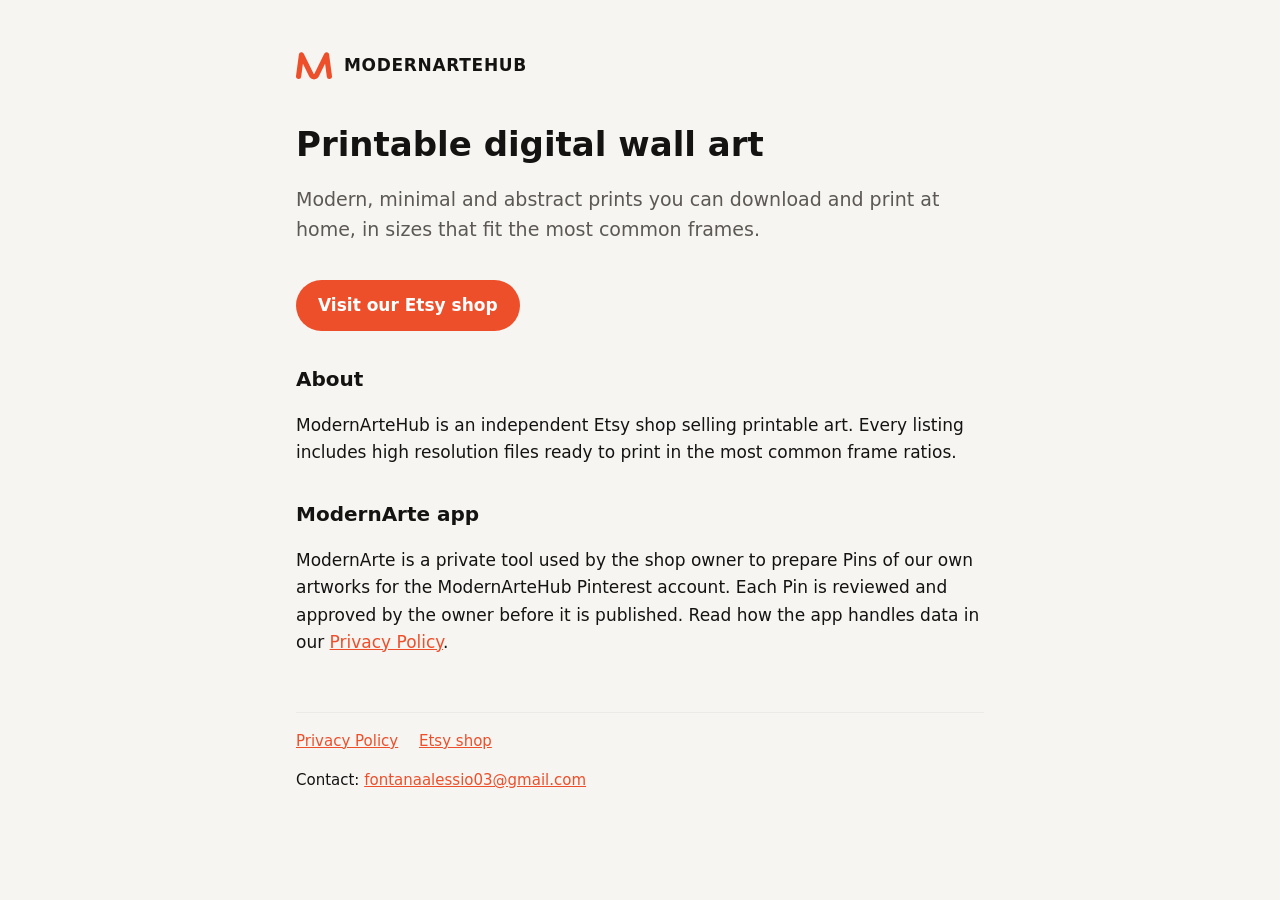
<file: index.html>
<!doctype html>
<html lang="en">
<head>
  <meta charset="utf-8">
  <meta name="viewport" content="width=device-width, initial-scale=1">
  <title>ModernArteHub</title>
  <meta name="description" content="ModernArteHub sells printable digital wall art on Etsy.">
  <link rel="icon" href="favicon.svg" type="image/svg+xml">
  <link rel="stylesheet" href="style.css">
</head>
<body>
  <div class="wrap">
    <header>
      <img src="favicon.svg" alt="">
      <a href="./">MODERNARTEHUB</a>
    </header>

    <h1>Printable digital wall art</h1>
    <p class="lead">Modern, minimal and abstract prints you can download and print at home, in sizes that fit the most common frames.</p>
    <a class="button" href="https://www.etsy.com/shop/ModernArteHub">Visit our Etsy shop</a>

    <h2>About</h2>
    <p>ModernArteHub is an independent Etsy shop selling printable art. Every listing includes high resolution files ready to print in the most common frame ratios.</p>

    <h2>ModernArte app</h2>
    <p>ModernArte is a private tool used by the shop owner to prepare Pins of our own artworks for the ModernArteHub Pinterest account. Each Pin is reviewed and approved by the owner before it is published. Read how the app handles data in our <a href="privacy.html">Privacy Policy</a>.</p>

    <footer>
      <a href="privacy.html">Privacy Policy</a>
      <a href="https://www.etsy.com/shop/ModernArteHub">Etsy shop</a>
      <p>Contact: <a href="mailto:fontanaalessio03@gmail.com">fontanaalessio03@gmail.com</a></p>
    </footer>
  </div>
</body>
</html>
</file>
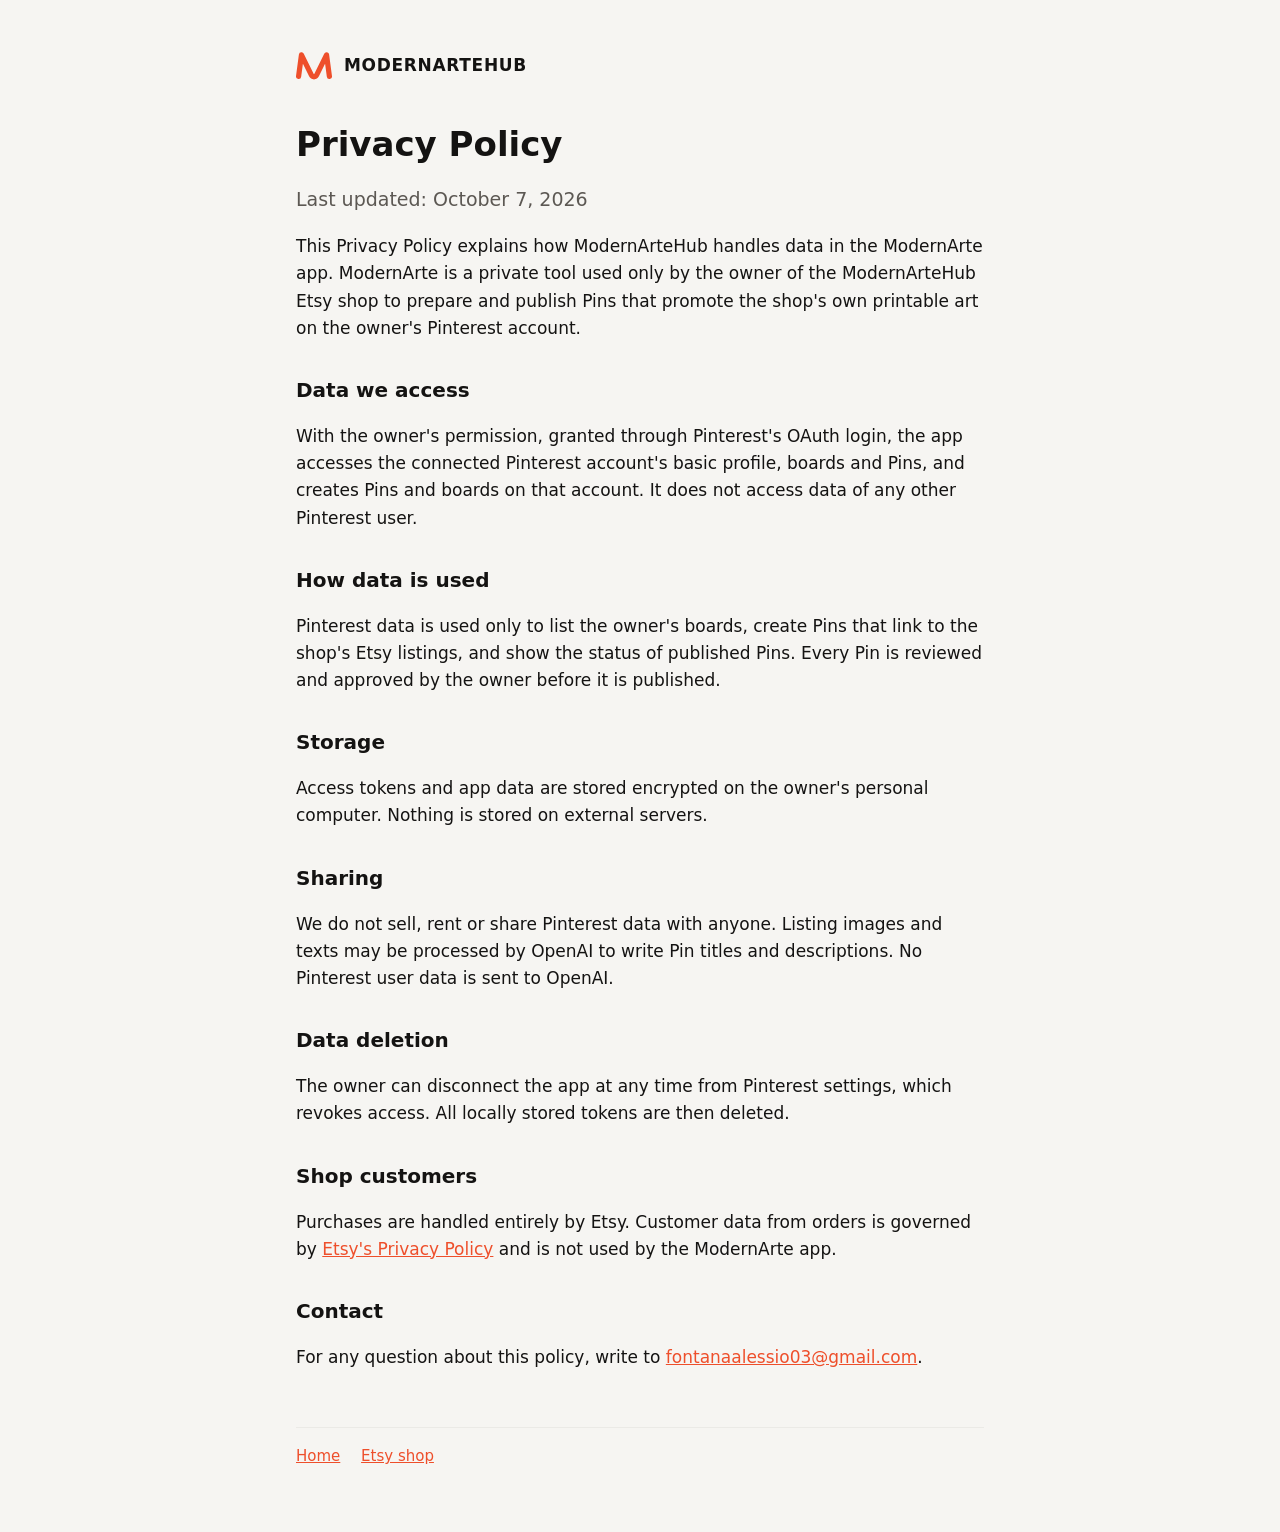
<file: privacy.html>
<!doctype html>
<html lang="en">
<head>
  <meta charset="utf-8">
  <meta name="viewport" content="width=device-width, initial-scale=1">
  <title>Privacy Policy | ModernArteHub</title>
  <meta name="description" content="Privacy Policy of ModernArteHub and the ModernArte app.">
  <link rel="icon" href="favicon.svg" type="image/svg+xml">
  <link rel="stylesheet" href="style.css">
</head>
<body>
  <div class="wrap">
    <header>
      <img src="favicon.svg" alt="">
      <a href="./">MODERNARTEHUB</a>
    </header>

    <h1>Privacy Policy</h1>
    <p class="lead">Last updated: October 7, 2026</p>

    <p>This Privacy Policy explains how ModernArteHub handles data in the ModernArte app. ModernArte is a private tool used only by the owner of the ModernArteHub Etsy shop to prepare and publish Pins that promote the shop's own printable art on the owner's Pinterest account.</p>

    <h2>Data we access</h2>
    <p>With the owner's permission, granted through Pinterest's OAuth login, the app accesses the connected Pinterest account's basic profile, boards and Pins, and creates Pins and boards on that account. It does not access data of any other Pinterest user.</p>

    <h2>How data is used</h2>
    <p>Pinterest data is used only to list the owner's boards, create Pins that link to the shop's Etsy listings, and show the status of published Pins. Every Pin is reviewed and approved by the owner before it is published.</p>

    <h2>Storage</h2>
    <p>Access tokens and app data are stored encrypted on the owner's personal computer. Nothing is stored on external servers.</p>

    <h2>Sharing</h2>
    <p>We do not sell, rent or share Pinterest data with anyone. Listing images and texts may be processed by OpenAI to write Pin titles and descriptions. No Pinterest user data is sent to OpenAI.</p>

    <h2>Data deletion</h2>
    <p>The owner can disconnect the app at any time from Pinterest settings, which revokes access. All locally stored tokens are then deleted.</p>

    <h2>Shop customers</h2>
    <p>Purchases are handled entirely by Etsy. Customer data from orders is governed by <a href="https://www.etsy.com/legal/privacy/">Etsy's Privacy Policy</a> and is not used by the ModernArte app.</p>

    <h2>Contact</h2>
    <p>For any question about this policy, write to <a href="mailto:fontanaalessio03@gmail.com">fontanaalessio03@gmail.com</a>.</p>

    <footer>
      <a href="./">Home</a>
      <a href="https://www.etsy.com/shop/ModernArteHub">Etsy shop</a>
    </footer>
  </div>
</body>
</html>
</file>
<file: style.css>
:root {
  --bg: #F6F5F2;
  --ink: #141312;
  --muted: #5C5853;
  --line: #EBEAE6;
  --accent: #EE4F2B;
}
* { box-sizing: border-box; }
body {
  margin: 0;
  background: var(--bg);
  color: var(--ink);
  font-family: 'Geist', system-ui, -apple-system, 'Segoe UI', sans-serif;
  font-size: 17px;
  line-height: 1.6;
}
.wrap { max-width: 720px; margin: 0 auto; padding: 48px 16px 64px; }
header { display: flex; align-items: center; gap: 12px; margin-bottom: 40px; }
header img { width: 36px; height: 36px; }
header a { color: var(--ink); text-decoration: none; font-weight: 700; letter-spacing: .04em; }
h1 { font-size: 34px; line-height: 1.2; margin: 0 0 16px; }
h2 { font-size: 20px; margin: 32px 0 8px; }
p, li { color: var(--ink); }
.lead { color: var(--muted); font-size: 19px; }
a { color: var(--accent); }
.button {
  display: inline-block; margin-top: 16px; padding: 12px 22px;
  background: var(--accent); color: #fff; text-decoration: none;
  border-radius: 999px; font-weight: 600;
}
footer { margin-top: 56px; padding-top: 16px; border-top: 1px solid var(--line); color: var(--muted); font-size: 15px; }
footer a { margin-right: 16px; }
</file>
